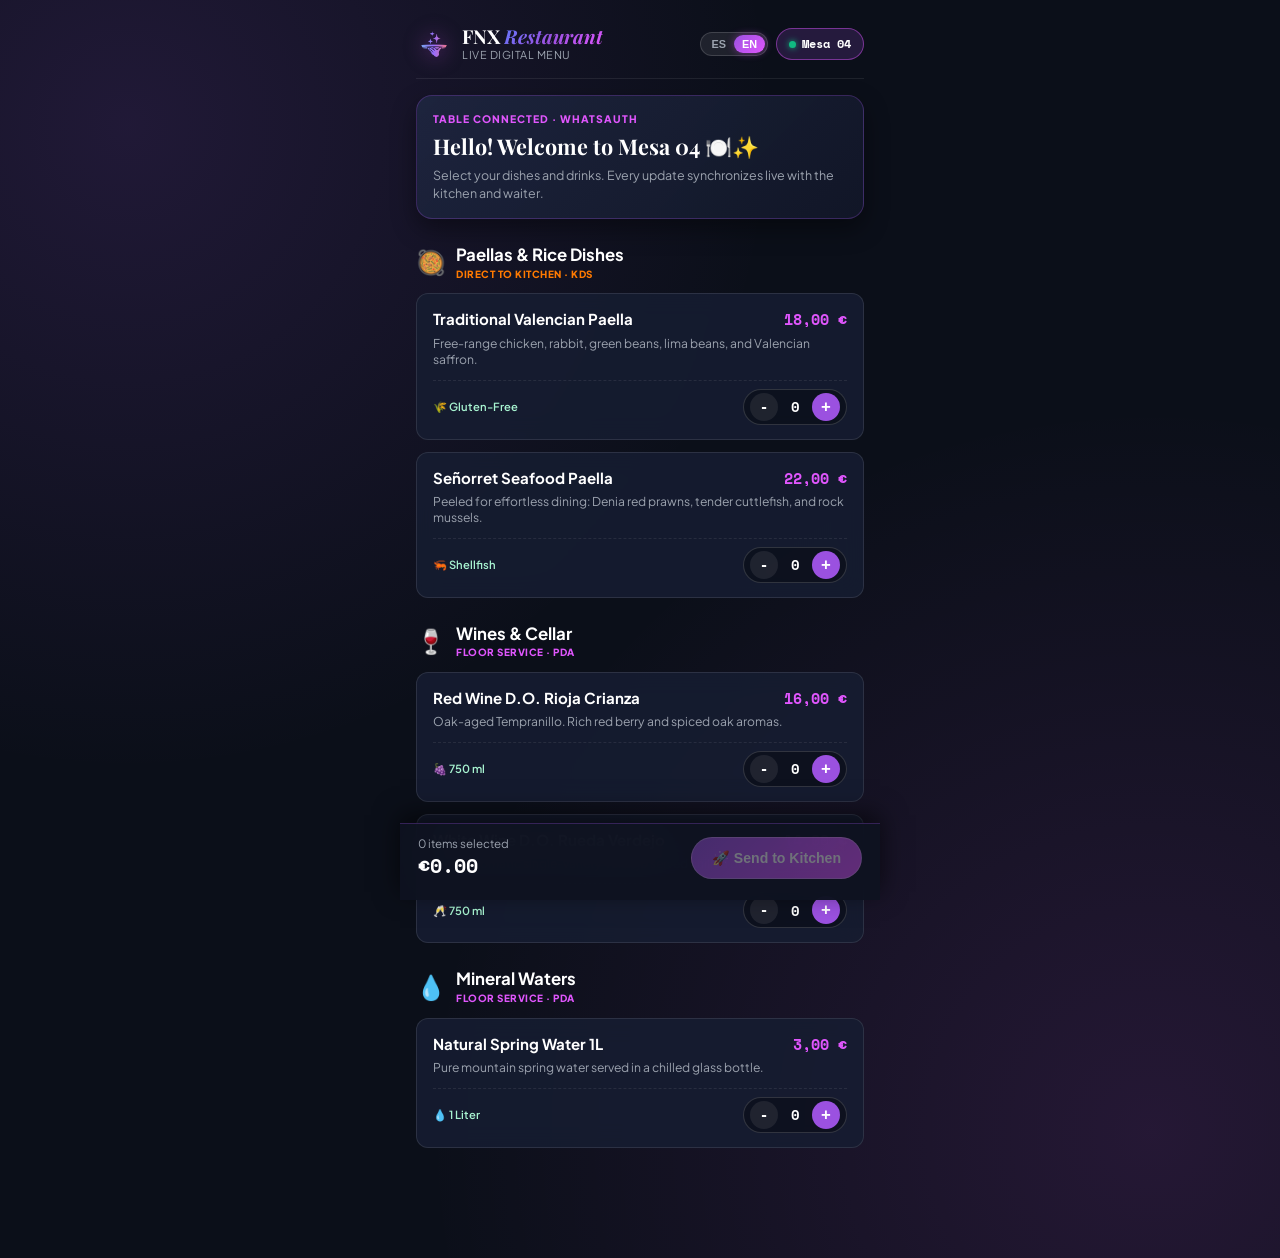
<file: carta.html>
<!DOCTYPE html>
<html lang="es">

<head>
  <meta charset="UTF-8" />
  <meta name="viewport" content="width=device-width, initial-scale=1.0, maximum-scale=1.0, user-scalable=no" />
  <title>Carta Digital — FNX Restaurant</title>
  <meta name="description" content="Carta interactiva en tiempo real para comensales de FNX Restaurant." />

  <!-- Favicons -->
  <link rel="icon" type="image/png" sizes="96x96" href="src/img/favicon-96x96.png" />
  <link rel="icon" type="image/x-icon" href="src/img/favicon.ico" />
  <meta name="theme-color" content="#9B51E0" />

  <!-- Google Fonts -->
  <link rel="preconnect" href="https://fonts.googleapis.com">
  <link rel="preconnect" href="https://fonts.gstatic.com" crossorigin>
  <link href="https://fonts.googleapis.com/css2?family=Playfair+Display:ital,wght@0,600;0,700;1,600&family=Plus+Jakarta+Sans:wght@400;500;600;700;800&family=Space+Mono:wght@700&display=swap" rel="stylesheet">

  <!-- Estilos Carta Móvil -->
  <link rel="stylesheet" href="carta.css?v=1.0.9" />

  <!-- Socket.IO Client -->
  <script src="https://cdn.socket.io/4.8.1/socket.io.min.js"></script>
</head>

<body>
  <div class="mobile-container">
    <!-- CABECERA CARTA MÓVIL CON SELECTOR DE IDIOMA -->
    <header class="mobile-header">
      <div class="header-brand">
        <img src="src/img/logo.png" alt="FNX" class="header-logo" />
        <div>
          <h1 class="header-title">FNX <span>Restaurant</span></h1>
          <p class="header-sub" id="header-sub-text">Carta Digital en Vivo</p>
        </div>
      </div>

      <div class="header-actions">
        <!-- Selector Rápido de Idioma -->
        <div class="lang-toggle-mobile" role="tablist" aria-label="Language Selector">
          <button type="button" class="lang-btn" id="lang-btn-es" data-lang="es">ES</button>
          <button type="button" class="lang-btn" id="lang-btn-en" data-lang="en">EN</button>
        </div>

        <div class="table-pill" id="mobile-table-pill">
          <span class="pulse-dot"></span>
          <span id="mobile-table-name">Mesa 04</span>
        </div>
      </div>
    </header>

    <!-- BANNER DE BIENVENIDA AL COMENSAL -->
    <section class="welcome-banner" id="welcome-banner">
      <div class="welcome-tag" id="welcome-tag-text">MESA CONECTADA · WHATSAUTH</div>
      <h2 class="welcome-greeting" id="welcome-greeting">¡Hola, Comensal! 🍽️✨</h2>
      <p class="welcome-desc" id="welcome-desc-text">Selecciona tus platos y bebidas. Cada cambio se sincroniza en directo con la cocina y el camarero.</p>
    </section>

    <!-- BANNER DE RONDA ACTIVA (FEEDBACK POST-ENVÍO) -->
    <div class="order-round-banner hidden" id="order-round-banner">
      <span class="round-badge-icon">✅</span>
      <div class="round-badge-text">
        <strong id="round-badge-title">Comanda enviada a cocina (Ronda 1)</strong>
        <p id="round-badge-subtitle">¿Deseas pedir algo más? Selecciona nuevos platos o bebidas abajo.</p>
      </div>
    </div>

    <!-- SEGUIMIENTO EN VIVO DE ESTADO (COCINA Y SALA) -->
    <section class="order-live-tracker hidden" id="order-live-tracker" aria-live="polite">
      <div class="tracker-header">
        <div class="tracker-identity">
          <span class="tracker-badge-icon">⏱️</span>
          <div>
            <h3 class="tracker-heading" id="tracker-heading-text">Estado de tu Comanda</h3>
            <span class="tracker-round-tag" id="tracker-round-text">Ronda 1</span>
          </div>
        </div>
      </div>

      <div class="tracker-rows">
        <!-- Fila 1: Paellas y Cocina -->
        <div class="tracker-row" id="tracker-kitchen-row">
          <div class="tracker-row-main">
            <span class="tracker-item-icon">🥘</span>
            <div class="tracker-item-info">
              <strong id="tracker-kitchen-title">Cocina · Paellas</strong>
              <p id="tracker-kitchen-desc">Preparando en los fogones...</p>
            </div>
          </div>
          <span class="tracker-status-pill cooking" id="tracker-kitchen-pill">
            <span class="pulse-dot-small orange" id="tracker-kitchen-dot"></span>
            <span id="tracker-kitchen-status-text">Preparando</span>
          </span>
        </div>

        <!-- Fila 2: Bebidas y Sala -->
        <div class="tracker-row" id="tracker-drinks-row">
          <div class="tracker-row-main">
            <span class="tracker-item-icon">🍷</span>
            <div class="tracker-item-info">
              <strong id="tracker-drinks-title">Sala · Bebidas</strong>
              <p id="tracker-drinks-desc">Preparando en barra para mesa...</p>
            </div>
          </div>
          <span class="tracker-status-pill preparing" id="tracker-drinks-pill">
            <span class="pulse-dot-small purple" id="tracker-drinks-dot"></span>
            <span id="tracker-drinks-status-text">Preparando</span>
          </span>
        </div>
      </div>
    </section>

    <!-- SECCIONES DE LA CARTA (ULTRA-MINIMALISTA) -->
    <main class="menu-sections">
      <!-- 1. PAELLAS & ARROCES (COCINA) -->
      <section class="menu-category">
        <div class="category-header">
          <span class="cat-icon">🥘</span>
          <div class="cat-titles">
            <h3 class="cat-title" id="cat-title-paellas">Paellas & Arroces</h3>
            <span class="cat-badge orange" id="cat-badge-paellas">DIRECTO A COCINA · KDS</span>
          </div>
        </div>

        <div class="products-grid">
          <!-- Producto 1: Paella Valenciana -->
          <article class="product-card" data-id="paella-valenciana" data-price="18.00" data-cat="paellas">
            <div class="product-header">
              <h4 class="product-title" id="prod-title-paella-valenciana">Paella Valenciana Tradicional</h4>
              <span class="product-price">18,00 €</span>
            </div>
            <p class="product-desc" id="prod-desc-paella-valenciana">Pollo de corral, conejo, bajoqueta, garrofó y azafrán en hebra D.O. Valencia.</p>
            <div class="product-actions">
              <span class="product-allergen" id="prod-allergen-paella-valenciana">🌾 Sin Gluten</span>
              <div class="qty-stepper">
                <button type="button" class="btn-step btn-minus" aria-label="Restar">-</button>
                <span class="qty-number">0</span>
                <button type="button" class="btn-step btn-plus" aria-label="Sumar">+</button>
              </div>
            </div>
          </article>

          <!-- Producto 2: Paella Señorret -->
          <article class="product-card" data-id="paella-senorret" data-price="22.00" data-cat="paellas">
            <div class="product-header">
              <h4 class="product-title" id="prod-title-paella-senorret">Paella de Marisco del Señorret</h4>
              <span class="product-price">22,00 €</span>
            </div>
            <p class="product-desc" id="prod-desc-paella-senorret">Todo pelado para disfrutar: gamba roja de Denia, sepia limpia y mejillón de roca.</p>
            <div class="product-actions">
              <span class="product-allergen" id="prod-allergen-paella-senorret">🦐 Marisco</span>
              <div class="qty-stepper">
                <button type="button" class="btn-step btn-minus" aria-label="Restar">-</button>
                <span class="qty-number">0</span>
                <button type="button" class="btn-step btn-plus" aria-label="Sumar">+</button>
              </div>
            </div>
          </article>
        </div>
      </section>

      <!-- 2. BODEGA & VINOS (CAMARERO) -->
      <section class="menu-category">
        <div class="category-header">
          <span class="cat-icon">🍷</span>
          <div class="cat-titles">
            <h3 class="cat-title" id="cat-title-vinos">Vinos & Bodega</h3>
            <span class="cat-badge purple" id="cat-badge-vinos">SERVICIO DE SALA · PDA</span>
          </div>
        </div>

        <div class="products-grid">
          <!-- Producto 3: Vino Tinto Rioja -->
          <article class="product-card" data-id="vino-rioja" data-price="16.00" data-cat="vinos">
            <div class="product-header">
              <h4 class="product-title" id="prod-title-vino-rioja">Vino Tinto D.O. Rioja Crianza</h4>
              <span class="product-price">16,00 €</span>
            </div>
            <p class="product-desc" id="prod-desc-vino-rioja">Tempranillo crianza en barrica de roble francés. Notas a frutos rojos y especias.</p>
            <div class="product-actions">
              <span class="product-allergen" id="prod-allergen-vino-rioja">🍇 750 ml</span>
              <div class="qty-stepper">
                <button type="button" class="btn-step btn-minus" aria-label="Restar">-</button>
                <span class="qty-number">0</span>
                <button type="button" class="btn-step btn-plus" aria-label="Sumar">+</button>
              </div>
            </div>
          </article>

          <!-- Producto 4: Vino Blanco Rueda -->
          <article class="product-card" data-id="vino-rueda" data-price="14.00" data-cat="vinos">
            <div class="product-header">
              <h4 class="product-title" id="prod-title-vino-rueda">Vino Blanco D.O. Rueda Verdejo</h4>
              <span class="product-price">14,00 €</span>
            </div>
            <p class="product-desc" id="prod-desc-vino-rueda">Verdejo monovarietal fresco y afrutado, servido en cubitera con hielo.</p>
            <div class="product-actions">
              <span class="product-allergen" id="prod-allergen-vino-rueda">🥂 750 ml</span>
              <div class="qty-stepper">
                <button type="button" class="btn-step btn-minus" aria-label="Restar">-</button>
                <span class="qty-number">0</span>
                <button type="button" class="btn-step btn-plus" aria-label="Sumar">+</button>
              </div>
            </div>
          </article>
        </div>
      </section>

      <!-- 3. AGUAS & REFRESCOS -->
      <section class="menu-category">
        <div class="category-header">
          <span class="cat-icon">💧</span>
          <div class="cat-titles">
            <h3 class="cat-title" id="cat-title-aguas">Aguas Minerales</h3>
            <span class="cat-badge purple" id="cat-badge-aguas">SERVICIO DE SALA · PDA</span>
          </div>
        </div>

        <div class="products-grid">
          <!-- Producto 5: Agua Mineral -->
          <article class="product-card" data-id="agua-mineral" data-price="3.00" data-cat="aguas">
            <div class="product-header">
              <h4 class="product-title" id="prod-title-agua-mineral">Agua Mineral Natural 1L</h4>
              <span class="product-price">3,00 €</span>
            </div>
            <p class="product-desc" id="prod-desc-agua-mineral">Agua de manantial servida en botella de vidrio frío.</p>
            <div class="product-actions">
              <span class="product-allergen" id="prod-allergen-agua-mineral">💧 1 Litro</span>
              <div class="qty-stepper">
                <button type="button" class="btn-step btn-minus" aria-label="Restar">-</button>
                <span class="qty-number">0</span>
                <button type="button" class="btn-step btn-plus" aria-label="Sumar">+</button>
              </div>
            </div>
          </article>
        </div>
      </section>
    </main>

    <!-- BARRA INFERIOR FIJA DE COMANDA -->
    <footer class="order-bar" id="order-bar">
      <div class="order-summary">
        <span class="order-count" id="order-items-count">0 platos seleccionados</span>
        <span class="order-total" id="order-total-price">0,00 €</span>
      </div>
      <button type="button" class="btn-submit-order" id="btn-submit-order" disabled>
        <span id="btn-submit-label">🚀 Enviar a Cocina</span>
      </button>
    </footer>

    <!-- MODAL DE CONFIRMACIÓN DE COMANDA -->
    <div class="order-modal-backdrop hidden" id="order-modal">
      <div class="order-modal-card">
        <div class="modal-success-icon">🥘✨</div>
        <h3 class="modal-title" id="modal-title-text">¡Comanda Enviada a Cocina!</h3>
        <p class="modal-text" id="modal-desc-text">Tu pedido ya está marchando en el KDS de cocina y las bebidas han sido asignadas al PDA del camarero.</p>
        <div class="modal-info-box">
          <div class="info-row">
            <span id="modal-table-label-tag">Mesa:</span>
            <strong id="modal-table-label">Mesa 04</strong>
          </div>
          <div class="info-row">
            <span id="modal-time-label-tag">Tiempo Estimado:</span>
            <strong class="text-orange" id="modal-time-val">~18-20 min</strong>
          </div>
        </div>
        <button type="button" class="btn-modal-close" id="btn-modal-close">Entendido</button>
      </div>
    </div>
  </div>

  <script src="carta.js?v=1.0.9"></script>
</body>

</html>
</file>
<file: carta.css>
/* ========================================================
   FNX RESTAURANT — CARTA DIGITAL MÓVIL (carta.css)
   Mobile-First, Glassmorphism, Paleta Púrpura/Magenta
   ======================================================== */

:root {
  --bg-mobile: #0b0f19;
  --bg-card: rgba(22, 29, 49, 0.88);
  --text-main: #f9fafb;
  --text-muted: #9ca3af;
  --brand-purple: #9B51E0;
  --brand-magenta: #E056FD;
  --brand-cobalt: #607AFE;
  --accent-orange: #FF7A00;
  --accent-green: #10B981;
  --border-glass: rgba(155, 81, 224, 0.28);
  --font-sans: 'Plus Jakarta Sans', -apple-system, sans-serif;
  --font-serif: 'Playfair Display', serif;
  --font-mono: 'Space Mono', monospace;
  --radius-lg: 16px;
  --radius-md: 12px;
  --radius-sm: 8px;
}

* {
  margin: 0;
  padding: 0;
  box-sizing: border-box;
  -webkit-tap-highlight-color: transparent;
}

body {
  font-family: var(--font-sans);
  background-color: var(--bg-mobile);
  color: var(--text-main);
  line-height: 1.4;
  overflow-x: hidden;
  background-image: 
    radial-gradient(circle at 10% 10%, rgba(155, 81, 224, 0.15) 0%, transparent 40%),
    radial-gradient(circle at 90% 90%, rgba(224, 86, 253, 0.12) 0%, transparent 45%);
}

.mobile-container {
  max-width: 480px;
  margin: 0 auto;
  min-height: 100vh;
  padding: 16px 16px 110px;
  position: relative;
}

/* ========================================================
   CABECERA MÓVIL
   ======================================================== */
.mobile-header {
  display: flex;
  align-items: center;
  justify-content: space-between;
  padding: 10px 0 16px;
  border-bottom: 1px solid rgba(255, 255, 255, 0.08);
  margin-bottom: 16px;
}

.header-brand {
  display: flex;
  align-items: center;
  gap: 10px;
}

.header-logo {
  width: 36px;
  height: 36px;
  object-fit: contain;
  filter: drop-shadow(0 0 10px rgba(224, 86, 253, 0.5));
}

.header-title {
  font-family: var(--font-serif);
  font-size: 1.2rem;
  font-weight: 700;
  color: #ffffff;
  line-height: 1.1;
}

.header-title span {
  font-style: italic;
  background: linear-gradient(135deg, var(--brand-cobalt), var(--brand-purple), var(--brand-magenta));
  -webkit-background-clip: text;
  -webkit-text-fill-color: transparent;
}

.header-sub {
  font-size: 0.68rem;
  color: var(--text-muted);
  text-transform: uppercase;
  letter-spacing: 0.5px;
}

.header-actions {
  display: flex;
  align-items: center;
  gap: 8px;
}

.lang-toggle-mobile {
  display: inline-flex;
  align-items: center;
  background: rgba(255, 255, 255, 0.08);
  border: 1px solid rgba(255, 255, 255, 0.15);
  border-radius: 999px;
  padding: 2px;
}

.lang-toggle-mobile .lang-btn {
  background: transparent;
  border: none;
  color: var(--text-muted);
  font-size: 0.68rem;
  font-weight: 700;
  padding: 3px 8px;
  border-radius: 999px;
  cursor: pointer;
  transition: all 0.2s ease;
}

.lang-toggle-mobile .lang-btn.active {
  background: linear-gradient(135deg, var(--brand-purple), var(--brand-magenta));
  color: #ffffff;
  box-shadow: 0 0 8px rgba(224, 86, 253, 0.4);
}

.table-pill {
  display: inline-flex;
  align-items: center;
  gap: 6px;
  padding: 6px 12px;
  background: rgba(155, 81, 224, 0.18);
  border: 1px solid rgba(224, 86, 253, 0.45);
  border-radius: 999px;
  font-family: var(--font-mono);
  font-size: 0.78rem;
  font-weight: 700;
  color: #ffffff;
}

.pulse-dot {
  width: 7px;
  height: 7px;
  border-radius: 50%;
  background: #10B981;
  box-shadow: 0 0 6px #10B981;
}

/* ========================================================
   BANNER DE RONDA ACTIVA (FEEDBACK POST-ENVÍO)
   ======================================================== */
.order-round-banner {
  display: flex;
  align-items: center;
  gap: 12px;
  background: linear-gradient(135deg, rgba(16, 185, 129, 0.18) 0%, rgba(16, 185, 129, 0.08) 100%);
  border: 1px solid rgba(16, 185, 129, 0.45);
  border-radius: var(--radius-md);
  padding: 12px 14px;
  margin-bottom: 20px;
  animation: slideDownFade 0.3s ease-out;
}

.order-round-banner.hidden {
  display: none;
}

.round-badge-icon {
  font-size: 1.4rem;
}

.round-badge-text strong {
  display: block;
  font-size: 0.85rem;
  color: #10B981;
}

.round-badge-text p {
  font-size: 0.72rem;
  color: #d1fae5;
  margin-top: 2px;
}

/* ========================================================
   SEGUIMIENTO EN VIVO DE ESTADO DE COMANDA (TRACKER)
   ======================================================== */
.order-live-tracker {
  background: linear-gradient(135deg, rgba(22, 29, 49, 0.95) 0%, rgba(15, 20, 35, 0.98) 100%);
  border: 1px solid rgba(155, 81, 224, 0.35);
  border-radius: var(--radius-lg);
  padding: 16px;
  margin-bottom: 20px;
  box-shadow: 0 10px 28px rgba(0, 0, 0, 0.45);
  animation: slideDownFade 0.35s ease-out;
}

.order-live-tracker.hidden {
  display: none !important;
}

.tracker-header {
  display: flex;
  align-items: center;
  justify-content: space-between;
  padding-bottom: 12px;
  border-bottom: 1px solid rgba(255, 255, 255, 0.08);
  margin-bottom: 12px;
}

.tracker-identity {
  display: flex;
  align-items: center;
  gap: 10px;
}

.tracker-badge-icon {
  font-size: 1.3rem;
}

.tracker-heading {
  font-family: var(--font-serif);
  font-size: 1.05rem;
  color: #ffffff;
  line-height: 1.1;
}

.tracker-round-tag {
  font-family: var(--font-mono);
  font-size: 0.68rem;
  font-weight: 700;
  color: var(--brand-magenta);
  text-transform: uppercase;
  letter-spacing: 0.5px;
}

.tracker-rows {
  display: flex;
  flex-direction: column;
  gap: 10px;
}

.tracker-row {
  display: flex;
  align-items: center;
  justify-content: space-between;
  background: rgba(255, 255, 255, 0.03);
  border: 1px solid rgba(255, 255, 255, 0.06);
  border-radius: var(--radius-md);
  padding: 10px 12px;
  transition: all 0.3s ease;
}

.tracker-row.ready {
  background: rgba(16, 185, 129, 0.12);
  border-color: rgba(16, 185, 129, 0.45);
}

.tracker-row-main {
  display: flex;
  align-items: center;
  gap: 10px;
}

.tracker-item-icon {
  font-size: 1.25rem;
}

.tracker-item-info strong {
  display: block;
  font-size: 0.82rem;
  color: #ffffff;
}

.tracker-item-info p {
  font-size: 0.72rem;
  color: var(--text-muted);
  margin-top: 1px;
}

.tracker-status-pill {
  display: inline-flex;
  align-items: center;
  gap: 6px;
  font-size: 0.7rem;
  font-weight: 700;
  padding: 4px 10px;
  border-radius: 999px;
  text-transform: uppercase;
  letter-spacing: 0.4px;
}

.tracker-status-pill.cooking {
  background: rgba(255, 122, 0, 0.18);
  border: 1px solid rgba(255, 122, 0, 0.45);
  color: #ffaa5b;
}

.tracker-status-pill.preparing {
  background: rgba(155, 81, 224, 0.18);
  border: 1px solid rgba(155, 81, 224, 0.45);
  color: #d8b4fe;
}

.tracker-status-pill.ready {
  background: rgba(16, 185, 129, 0.22);
  border: 1px solid rgba(16, 185, 129, 0.6);
  color: #34d399;
  box-shadow: 0 0 10px rgba(16, 185, 129, 0.3);
  animation: pulseReady 2s infinite ease-in-out;
}

.pulse-dot-small {
  width: 6px;
  height: 6px;
  border-radius: 50%;
}

.pulse-dot-small.orange {
  background: #FF7A00;
  box-shadow: 0 0 6px #FF7A00;
}

.pulse-dot-small.purple {
  background: #E056FD;
  box-shadow: 0 0 6px #E056FD;
}

.pulse-dot-small.green {
  background: #10B981;
  box-shadow: 0 0 8px #10B981;
}

@keyframes pulseReady {
  0%, 100% { transform: scale(1); }
  50% { transform: scale(1.04); }
}

@keyframes slideDownFade {
  from {
    opacity: 0;
    transform: translateY(-8px);
  }
  to {
    opacity: 1;
    transform: translateY(0);
  }
}

/* ========================================================
   BANNER DE BIENVENIDA
   ======================================================== */
.welcome-banner {
  background: linear-gradient(135deg, rgba(30, 38, 64, 0.9) 0%, rgba(18, 23, 40, 0.95) 100%);
  border: 1px solid var(--border-glass);
  border-radius: var(--radius-lg);
  padding: 16px;
  margin-bottom: 24px;
  box-shadow: 0 10px 24px rgba(0, 0, 0, 0.4);
}

.welcome-tag {
  font-size: 0.65rem;
  font-weight: 800;
  letter-spacing: 1px;
  color: var(--brand-magenta);
  text-transform: uppercase;
}

.welcome-greeting {
  font-family: var(--font-serif);
  font-size: 1.35rem;
  color: #ffffff;
  margin: 4px 0 6px;
}

.welcome-desc {
  font-size: 0.78rem;
  color: var(--text-muted);
  line-height: 1.4;
}

/* ========================================================
   SECCIONES Y TARJETAS DE PRODUCTOS
   ======================================================== */
.menu-sections {
  display: flex;
  flex-direction: column;
  gap: 24px;
}

.category-header {
  display: flex;
  align-items: center;
  gap: 10px;
  margin-bottom: 12px;
}

.cat-icon {
  font-size: 1.5rem;
}

.cat-titles {
  display: flex;
  flex-direction: column;
}

.cat-title {
  font-size: 1.05rem;
  font-weight: 700;
  color: #ffffff;
}

.cat-badge {
  font-size: 0.62rem;
  font-weight: 800;
  letter-spacing: 0.5px;
  text-transform: uppercase;
  margin-top: 1px;
}

.cat-badge.orange {
  color: var(--accent-orange);
}

.cat-badge.purple {
  color: var(--brand-magenta);
}

.products-grid {
  display: flex;
  flex-direction: column;
  gap: 12px;
}

.product-card {
  background: var(--bg-card);
  border: 1px solid rgba(255, 255, 255, 0.1);
  border-radius: var(--radius-md);
  padding: 14px 16px;
  transition: transform 0.15s ease, border-color 0.15s ease;
  backdrop-filter: blur(12px);
  -webkit-backdrop-filter: blur(12px);
}

.product-card:active {
  transform: scale(0.99);
}

.product-card.has-qty {
  border-color: rgba(224, 86, 253, 0.6);
  background: linear-gradient(135deg, rgba(30, 38, 68, 0.9) 0%, rgba(22, 28, 48, 0.95) 100%);
  box-shadow: 0 4px 16px rgba(155, 81, 224, 0.2);
}

.product-header {
  display: flex;
  align-items: baseline;
  justify-content: space-between;
  gap: 10px;
  margin-bottom: 4px;
}

.product-title {
  font-size: 0.94rem;
  font-weight: 700;
  color: #ffffff;
}

.product-price {
  font-family: var(--font-mono);
  font-size: 0.95rem;
  font-weight: 800;
  color: var(--brand-magenta);
  white-space: nowrap;
}

.product-desc {
  font-size: 0.76rem;
  color: var(--text-muted);
  line-height: 1.35;
  margin-bottom: 12px;
}

.product-actions {
  display: flex;
  align-items: center;
  justify-content: space-between;
  padding-top: 8px;
  border-top: 1px dashed rgba(255, 255, 255, 0.08);
}

.product-allergen {
  font-size: 0.7rem;
  color: #a7f3d0;
  font-weight: 600;
}

/* Stepper de Cantidad (+ / -) */
.qty-stepper {
  display: inline-flex;
  align-items: center;
  gap: 8px;
  background: rgba(0, 0, 0, 0.35);
  border: 1px solid rgba(255, 255, 255, 0.15);
  border-radius: 999px;
  padding: 3px 6px;
}

.btn-step {
  width: 28px;
  height: 28px;
  border-radius: 50%;
  border: none;
  background: rgba(255, 255, 255, 0.08);
  color: #ffffff;
  font-size: 1.05rem;
  font-weight: 700;
  cursor: pointer;
  display: flex;
  align-items: center;
  justify-content: center;
  transition: background 0.15s ease, transform 0.1s ease;
}

.btn-step:active {
  transform: scale(0.9);
}

.btn-plus {
  background: var(--brand-purple);
  color: #ffffff;
}

.btn-plus:active {
  background: var(--brand-magenta);
}

.qty-number {
  font-family: var(--font-mono);
  font-size: 0.88rem;
  font-weight: 800;
  color: #ffffff;
  min-width: 18px;
  text-align: center;
}

/* ========================================================
   BARRA FIJA INFERIOR DE COMANDA
   ======================================================== */
.order-bar {
  position: fixed;
  bottom: 0;
  left: 0;
  right: 0;
  max-width: 480px;
  margin: 0 auto;
  background: rgba(14, 18, 32, 0.95);
  border-top: 1px solid var(--border-glass);
  backdrop-filter: blur(20px);
  -webkit-backdrop-filter: blur(20px);
  padding: 12px 18px 20px;
  display: flex;
  align-items: center;
  justify-content: space-between;
  gap: 14px;
  box-shadow: 0 -8px 24px rgba(0, 0, 0, 0.6);
  z-index: 99;
}

.order-summary {
  display: flex;
  flex-direction: column;
}

.order-count {
  font-size: 0.72rem;
  color: var(--text-muted);
}

.order-total {
  font-family: var(--font-mono);
  font-size: 1.25rem;
  font-weight: 800;
  color: #ffffff;
}

.btn-submit-order {
  display: inline-flex;
  align-items: center;
  gap: 8px;
  padding: 12px 20px;
  background: linear-gradient(135deg, var(--brand-purple), var(--brand-magenta));
  border: 1px solid rgba(255, 255, 255, 0.3);
  border-radius: 999px;
  color: #ffffff;
  font-size: 0.88rem;
  font-weight: 800;
  cursor: pointer;
  box-shadow: 0 4px 16px rgba(155, 81, 224, 0.5);
  transition: transform 0.15s ease, opacity 0.2s ease;
}

.btn-submit-order:disabled {
  opacity: 0.4;
  cursor: not-allowed;
  box-shadow: none;
}

.btn-submit-order:not(:disabled):active {
  transform: scale(0.96);
}

/* ========================================================
   MODAL DE CONFIRMACIÓN
   ======================================================== */
.order-modal-backdrop {
  position: fixed;
  inset: 0;
  background: rgba(0, 0, 0, 0.75);
  backdrop-filter: blur(8px);
  -webkit-backdrop-filter: blur(8px);
  display: flex;
  align-items: center;
  justify-content: center;
  padding: 20px;
  z-index: 1000;
  animation: fadeIn 0.25s ease;
}

@keyframes fadeIn {
  from { opacity: 0; }
  to { opacity: 1; }
}

.order-modal-card {
  width: 100%;
  max-width: 360px;
  background: linear-gradient(165deg, rgba(28, 36, 60, 0.96) 0%, rgba(16, 21, 38, 0.98) 100%);
  border: 1.5px solid rgba(224, 86, 253, 0.5);
  border-radius: 20px;
  padding: 24px 20px;
  text-align: center;
  box-shadow: 0 20px 48px rgba(0, 0, 0, 0.8), 0 0 30px rgba(155, 81, 224, 0.35);
  animation: modalPop 0.3s cubic-bezier(0.16, 1, 0.3, 1);
}

@keyframes modalPop {
  from { transform: scale(0.85); opacity: 0; }
  to { transform: scale(1); opacity: 1; }
}

.modal-success-icon {
  font-size: 2.8rem;
  margin-bottom: 8px;
}

.modal-title {
  font-family: var(--font-serif);
  font-size: 1.25rem;
  color: #ffffff;
  margin-bottom: 6px;
}

.modal-text {
  font-size: 0.82rem;
  color: var(--text-muted);
  line-height: 1.4;
  margin-bottom: 16px;
}

.modal-info-box {
  background: rgba(0, 0, 0, 0.35);
  border-radius: var(--radius-sm);
  padding: 10px 14px;
  display: flex;
  flex-direction: column;
  gap: 6px;
  margin-bottom: 18px;
  font-size: 0.8rem;
}

.info-row {
  display: flex;
  align-items: center;
  justify-content: space-between;
  color: var(--text-muted);
}

.info-row strong {
  color: #ffffff;
}

.text-orange {
  color: var(--accent-orange) !important;
}

.btn-modal-close {
  width: 100%;
  padding: 12px;
  background: var(--brand-purple);
  border: none;
  border-radius: var(--radius-md);
  color: #ffffff;
  font-weight: 700;
  font-size: 0.9rem;
  cursor: pointer;
}

.hidden {
  display: none !important;
}
</file>
